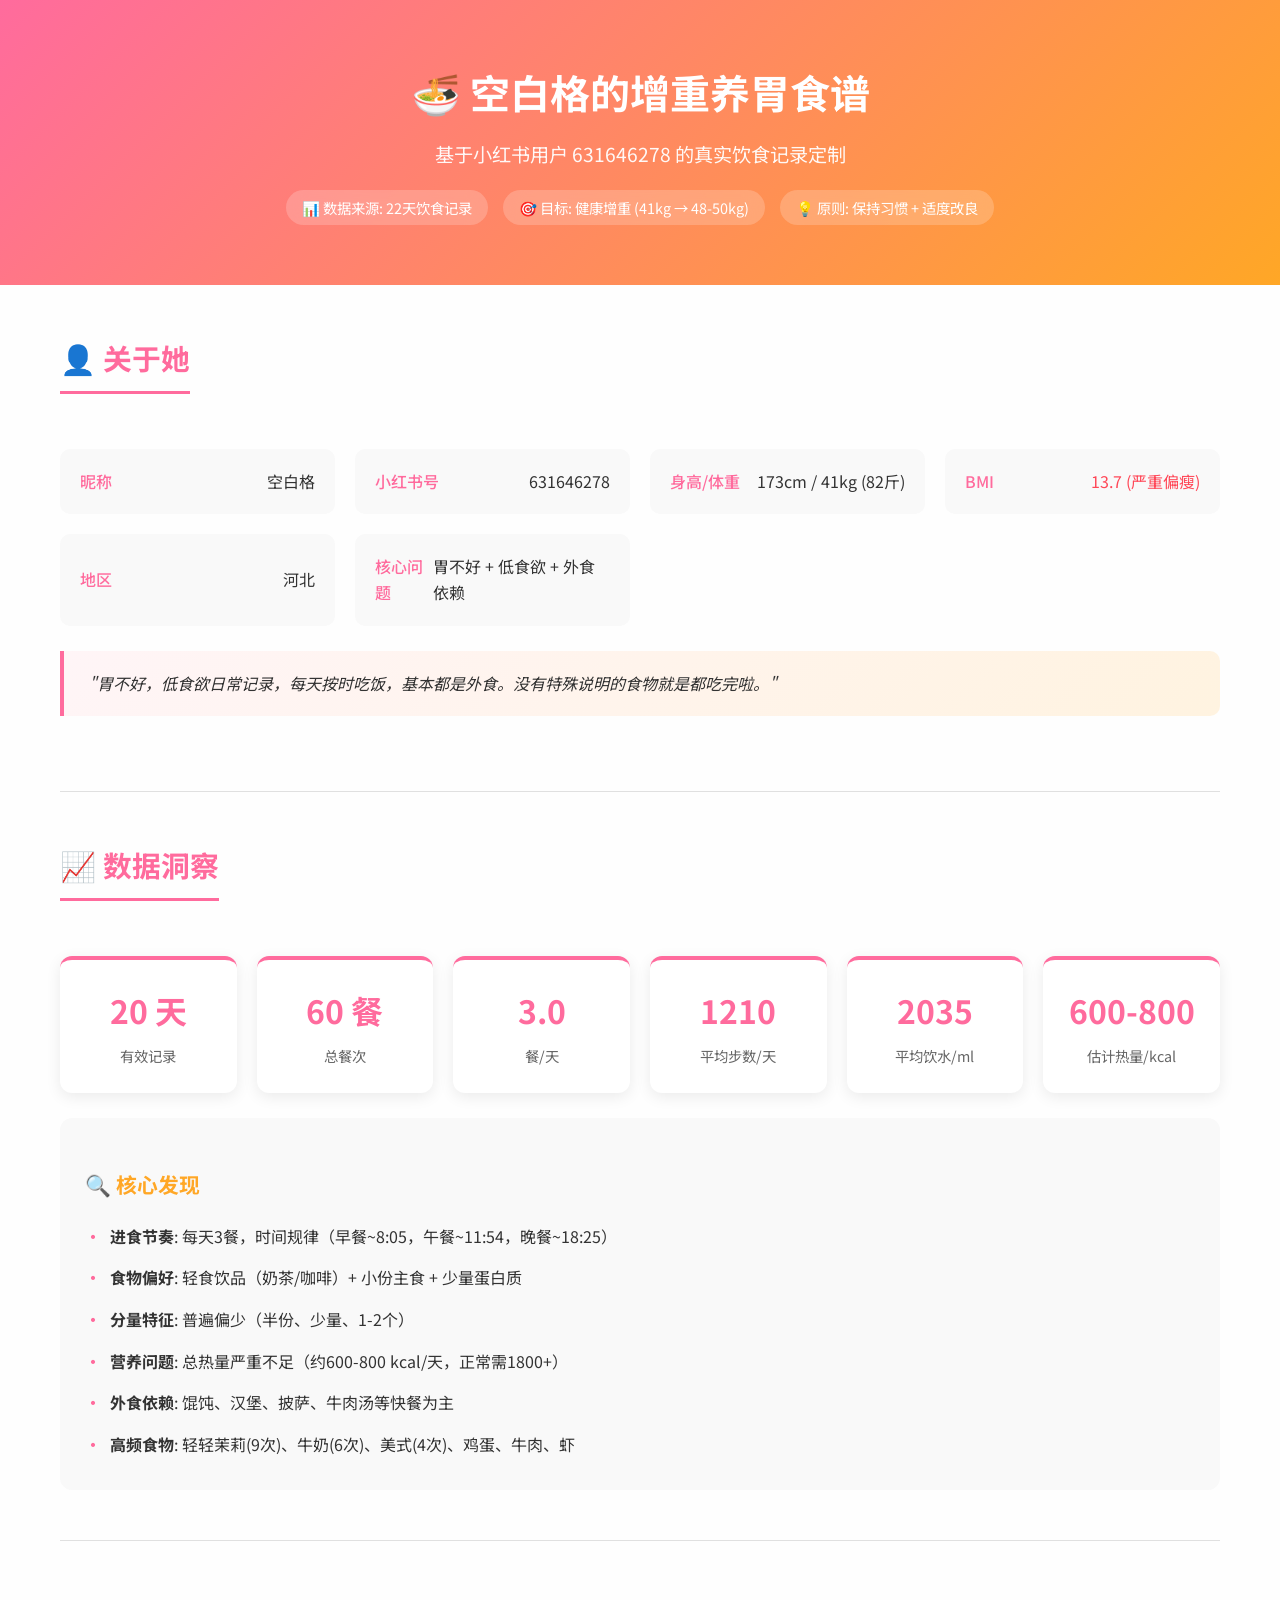
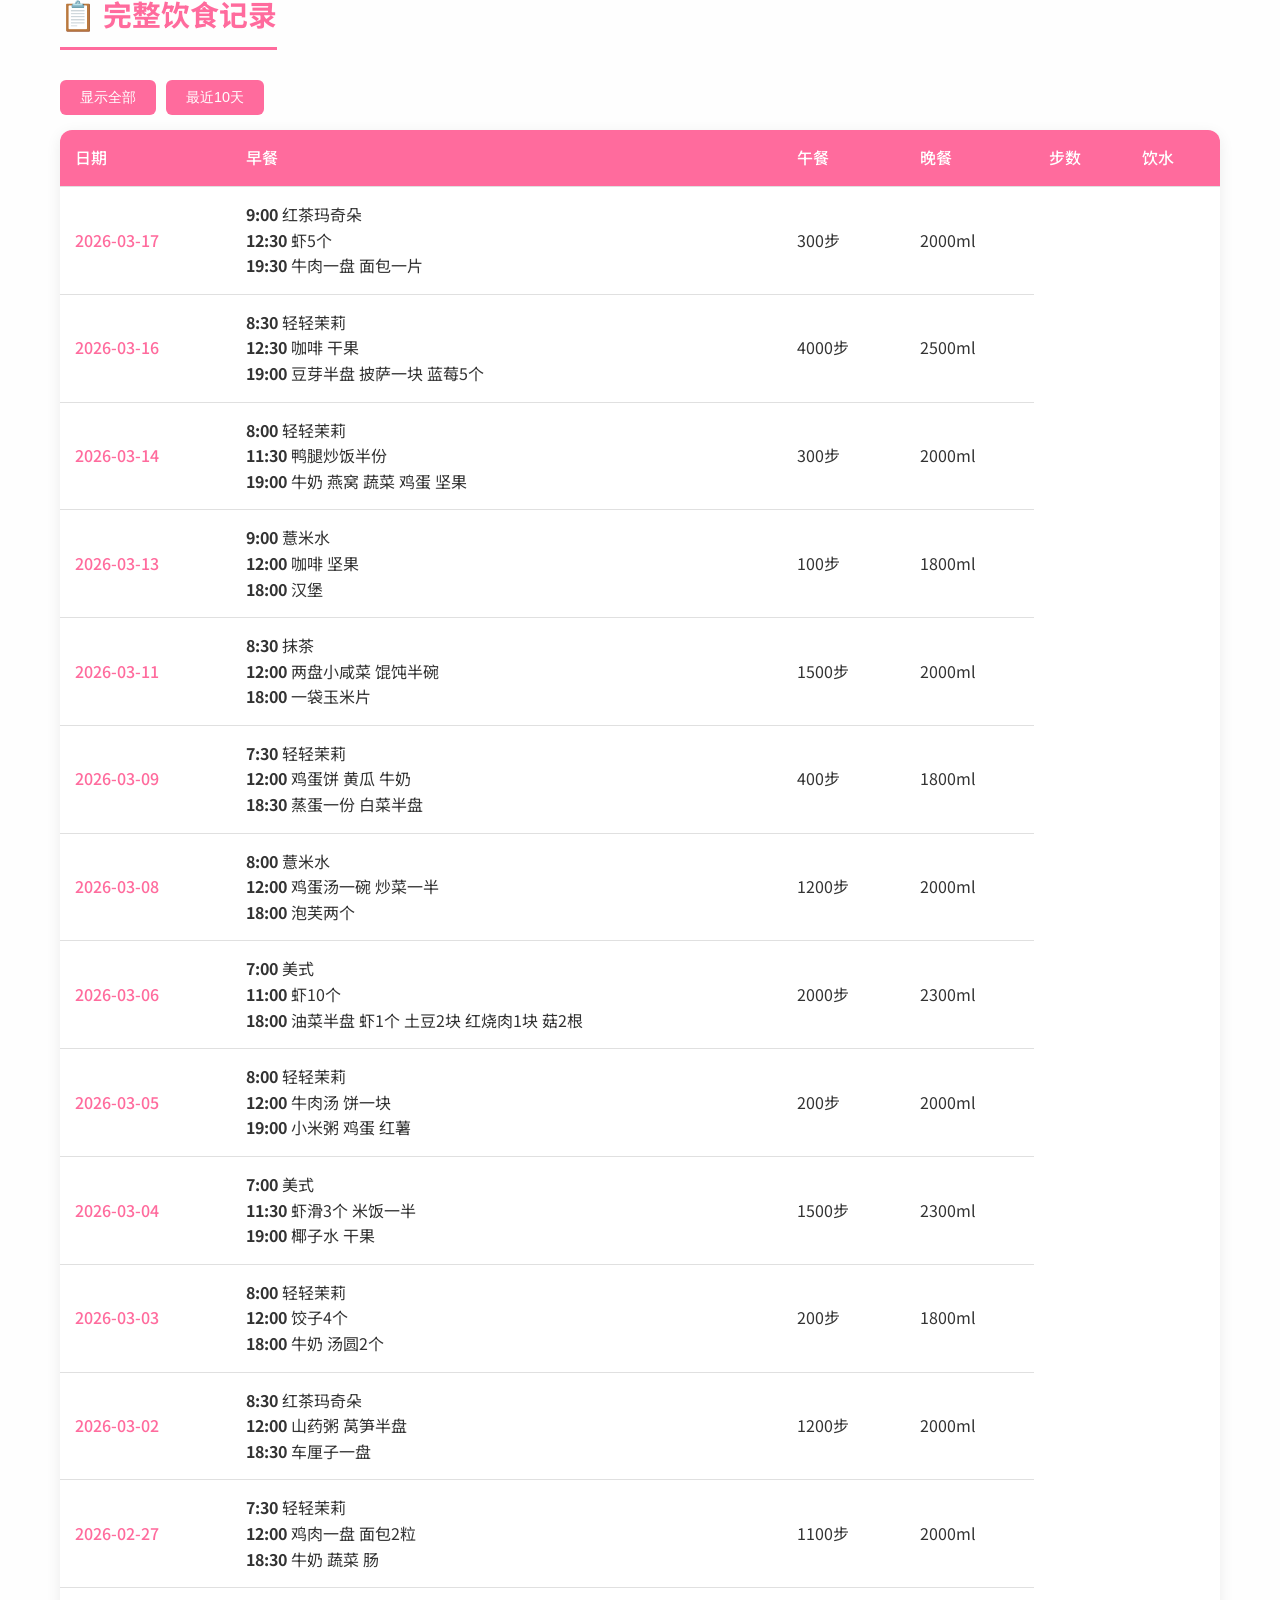
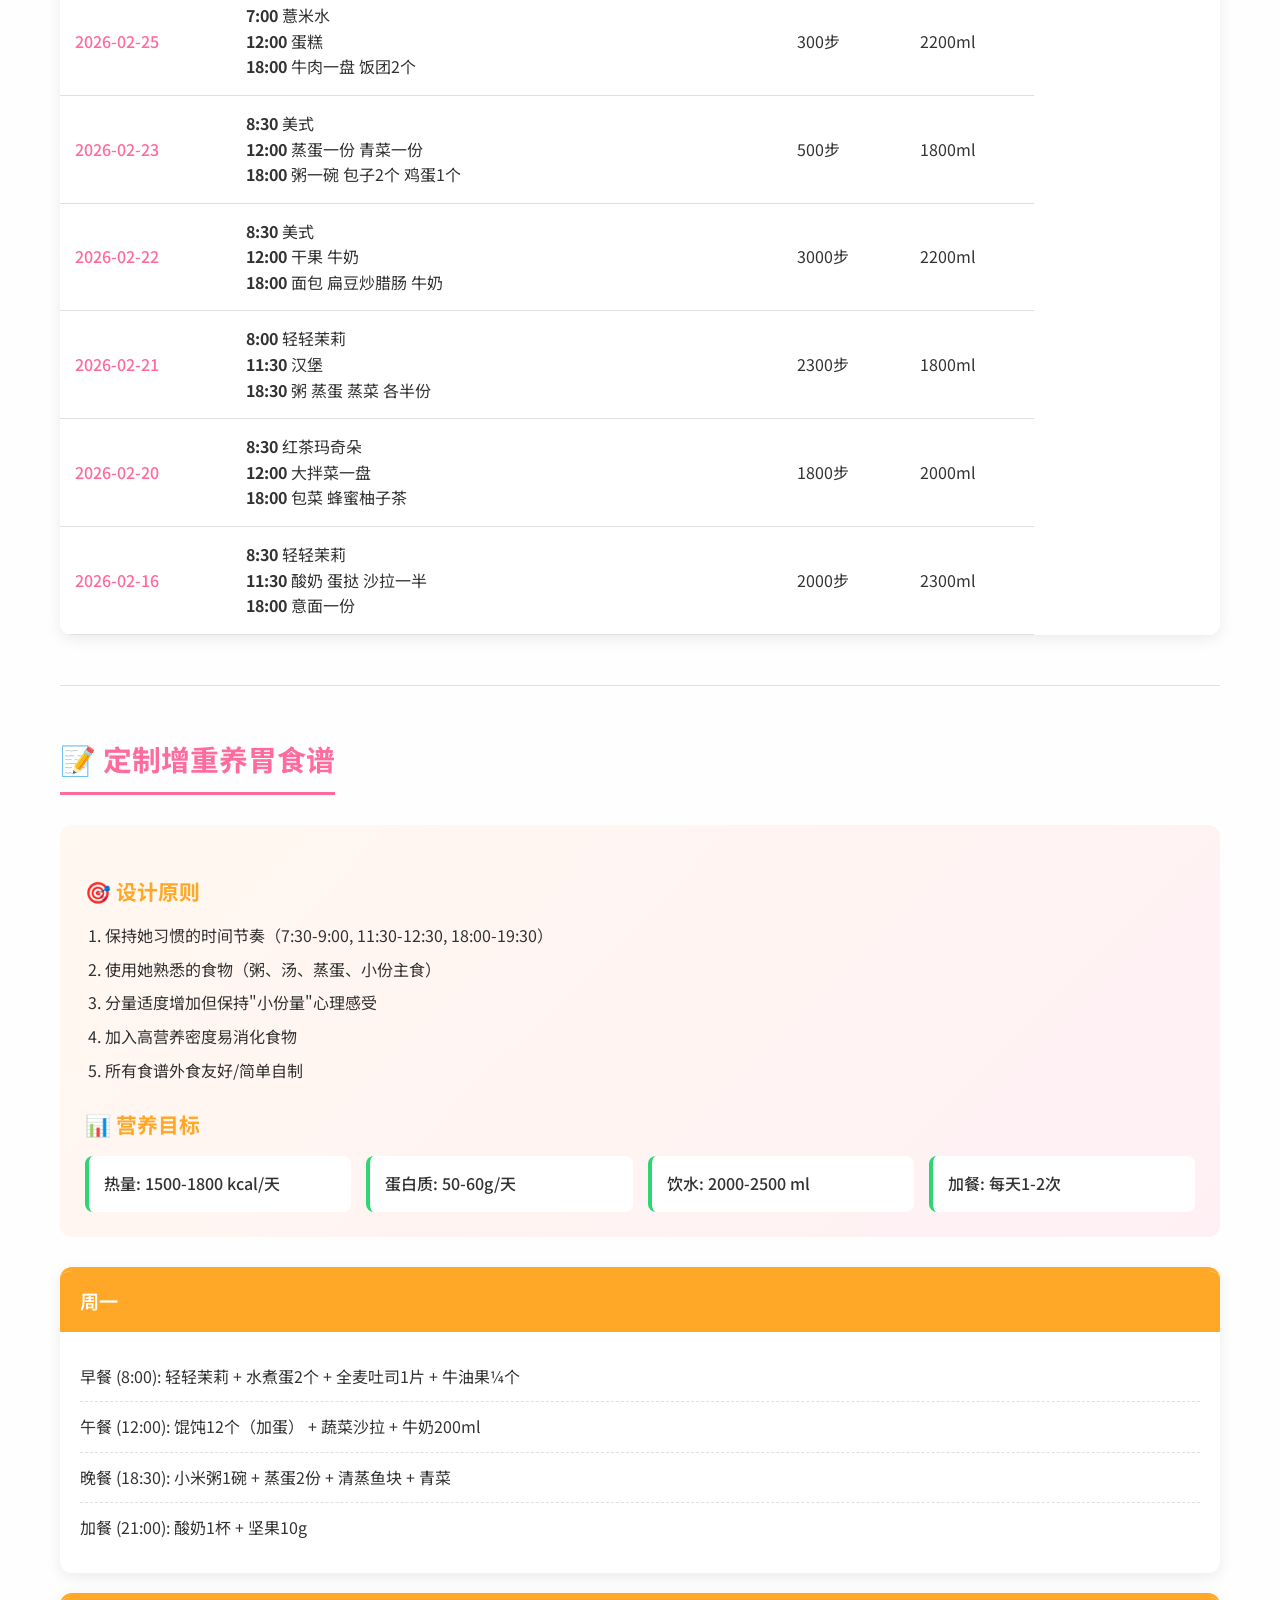
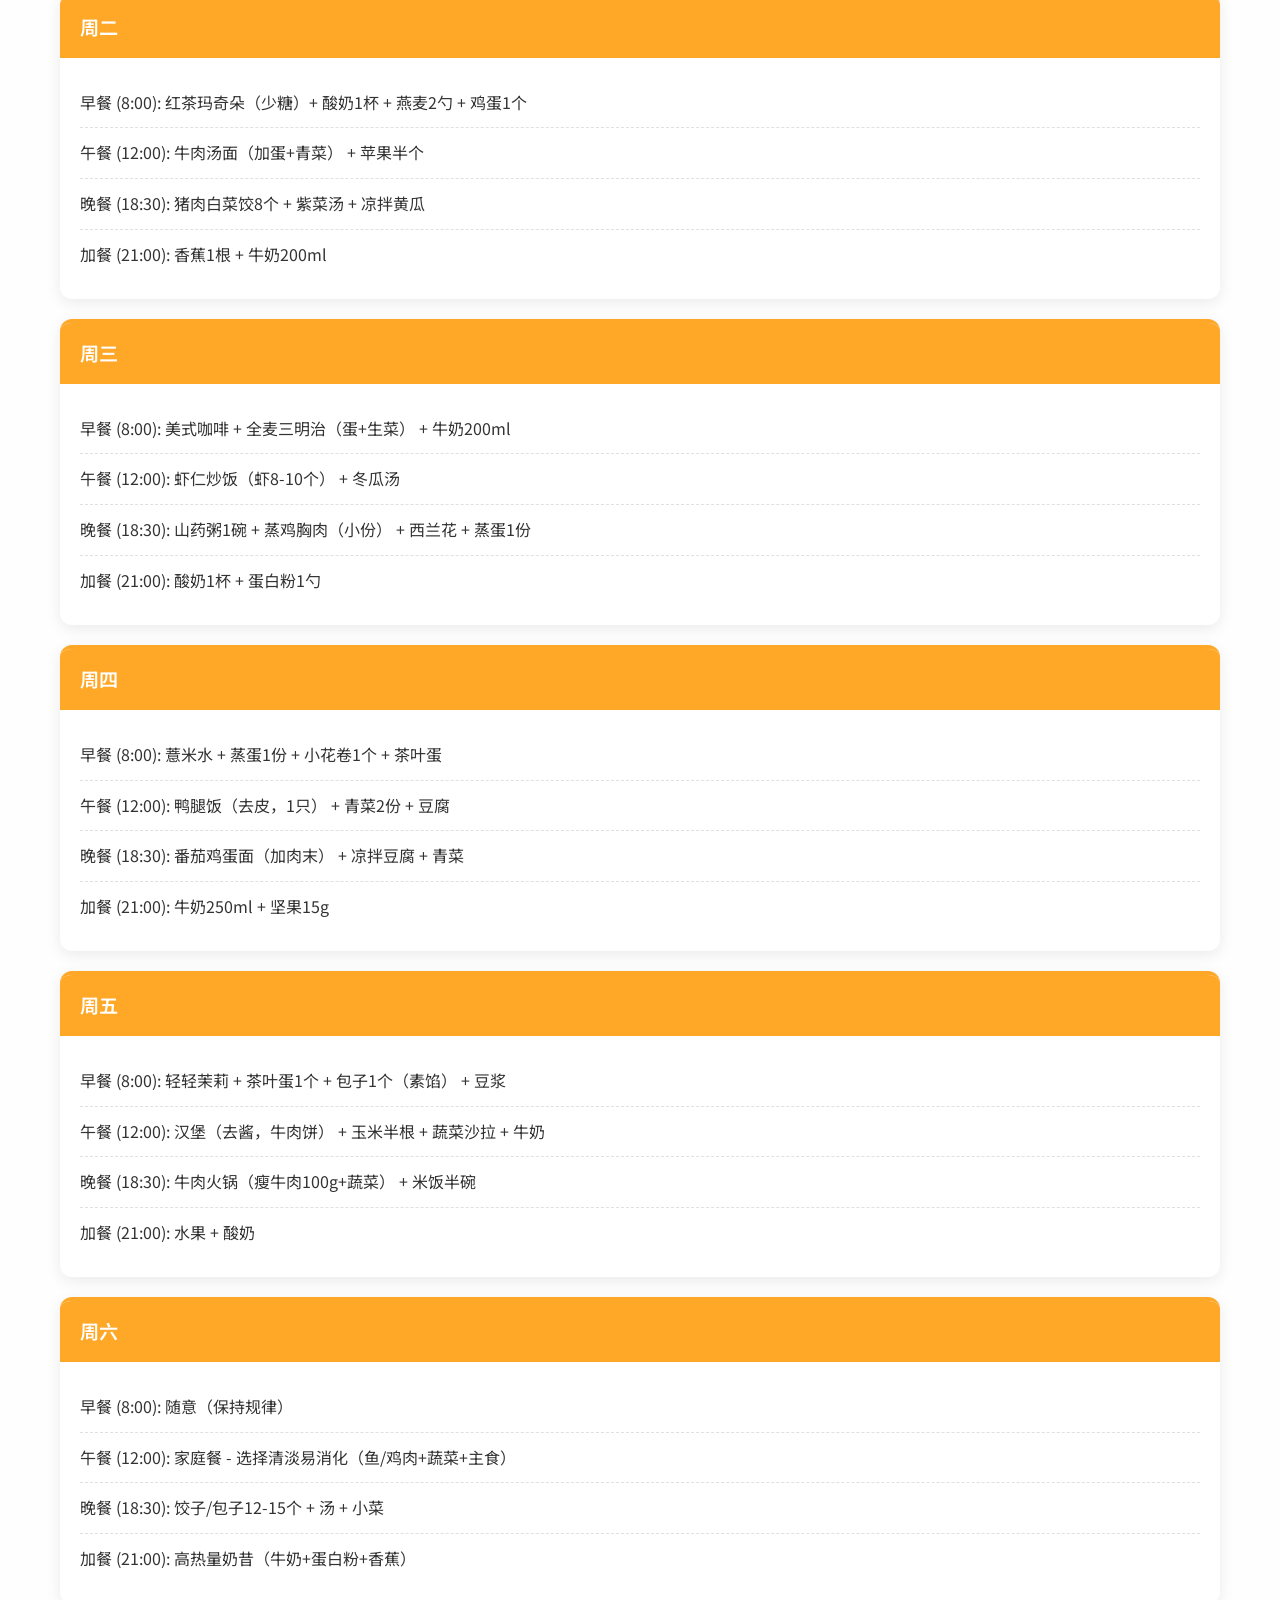
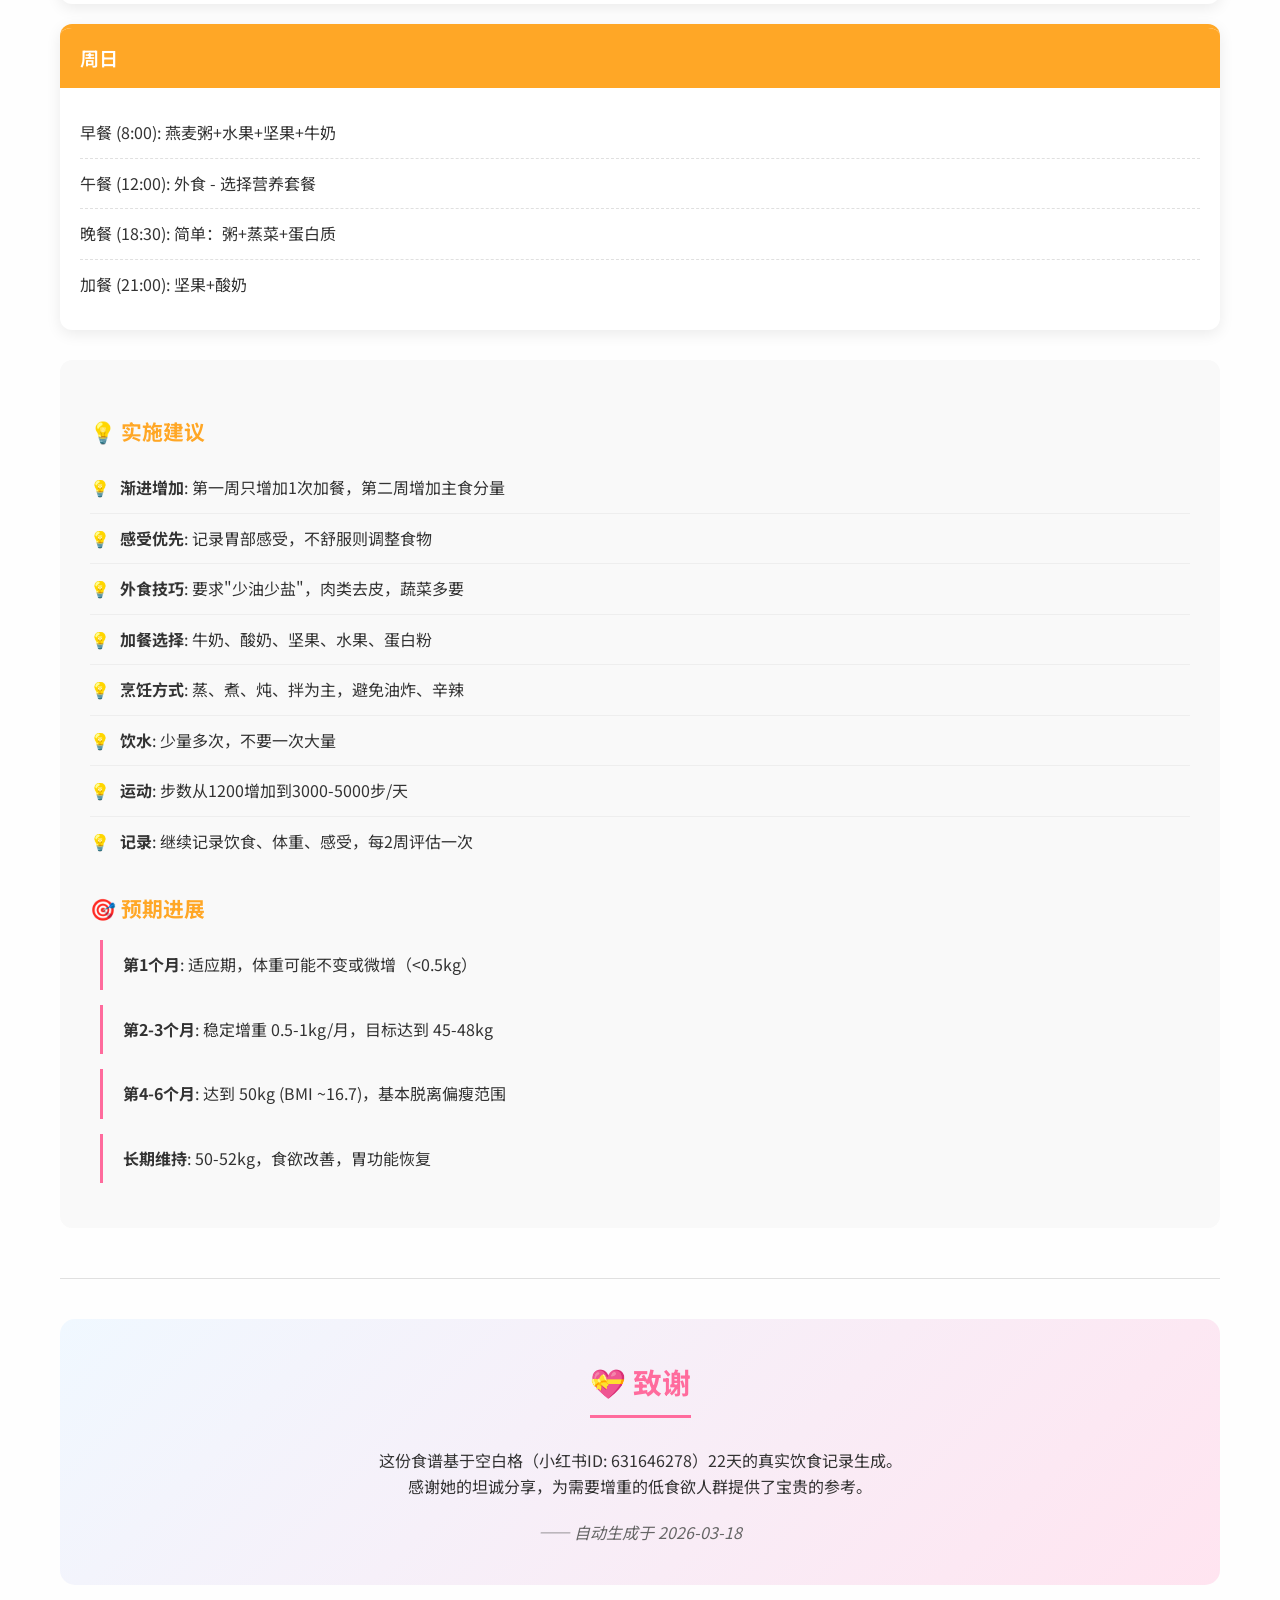
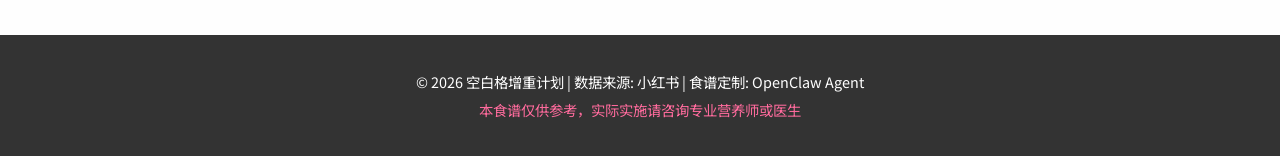
<file: blankge-recipe/index.html>
<!DOCTYPE html>
<html lang="zh-CN">
<head>
    <meta charset="UTF-8">
    <meta name="viewport" content="width=device-width, initial-scale=1.0">
    <title>空白格的增重养胃食谱 - Blankge's Healthy Weight Gain Plan</title>
    <link rel="stylesheet" href="styles.css">
    <link href="https://fonts.googleapis.com/css2?family=Noto+Sans+SC:wght@300;400;500;700&display=swap" rel="stylesheet">
</head>
<body>
    <header class="hero">
        <div class="container">
            <h1>🍜 空白格的增重养胃食谱</h1>
            <p class="subtitle">基于小红书用户 631646278 的真实饮食记录定制</p>
            <div class="meta">
                <span class="badge">📊 数据来源: 22天饮食记录</span>
                <span class="badge">🎯 目标: 健康增重 (41kg → 48-50kg)</span>
                <span class="badge">💡 原则: 保持习惯 + 适度改良</span>
            </div>
        </div>
    </header>

    <main class="container">
        <!-- 用户简介 -->
        <section class="profile-section">
            <h2>👤 关于她</h2>
            <div class="profile-grid">
                <div class="profile-item">
                    <strong>昵称</strong>
                    <span>空白格</span>
                </div>
                <div class="profile-item">
                    <strong>小红书号</strong>
                    <span>631646278</span>
                </div>
                <div class="profile-item">
                    <strong>身高/体重</strong>
                    <span>173cm / 41kg (82斤)</span>
                </div>
                <div class="profile-item">
                    <strong>BMI</strong>
                    <span class="warning">13.7 (严重偏瘦)</span>
                </div>
                <div class="profile-item">
                    <strong>地区</strong>
                    <span>河北</span>
                </div>
                <div class="profile-item">
                    <strong>核心问题</strong>
                    <span>胃不好 + 低食欲 + 外食依赖</span>
                </div>
            </div>
            <blockquote>
                "胃不好，低食欲日常记录，每天按时吃饭，基本都是外食。没有特殊说明的食物就是都吃完啦。"
            </blockquote>
        </section>

        <!-- 数据洞察 -->
        <section class="insights-section">
            <h2>📈 数据洞察</h2>
            <div class="stats-grid">
                <div class="stat-card">
                    <div class="stat-value">20 天</div>
                    <div class="stat-label">有效记录</div>
                </div>
                <div class="stat-card">
                    <div class="stat-value">60 餐</div>
                    <div class="stat-label">总餐次</div>
                </div>
                <div class="stat-card">
                    <div class="stat-value">3.0</div>
                    <div class="stat-label">餐/天</div>
                </div>
                <div class="stat-card">
                    <div class="stat-value">1210</div>
                    <div class="stat-label">平均步数/天</div>
                </div>
                <div class="stat-card">
                    <div class="stat-value">2035</div>
                    <div class="stat-label">平均饮水/ml</div>
                </div>
                <div class="stat-card">
                    <div class="stat-value">600-800</div>
                    <div class="stat-label">估计热量/kcal</div>
                </div>
            </div>

            <div class="insight-box">
                <h3>🔍 核心发现</h3>
                <ul>
                    <li><strong>进食节奏</strong>: 每天3餐，时间规律（早餐~8:05，午餐~11:54，晚餐~18:25）</li>
                    <li><strong>食物偏好</strong>: 轻食饮品（奶茶/咖啡）+ 小份主食 + 少量蛋白质</li>
                    <li><strong>分量特征</strong>: 普遍偏少（半份、少量、1-2个）</li>
                    <li><strong>营养问题</strong>: 总热量严重不足（约600-800 kcal/天，正常需1800+）</li>
                    <li><strong>外食依赖</strong>: 馄饨、汉堡、披萨、牛肉汤等快餐为主</li>
                    <li><strong>高频食物</strong>: 轻轻茉莉(9次)、牛奶(6次)、美式(4次)、鸡蛋、牛肉、虾</li>
                </ul>
            </div>
        </section>

        <!-- 完整记录表格 -->
        <section class="records-section">
            <h2>📋 完整饮食记录</h2>
            <div class="table-controls">
                <button onclick="showAll()">显示全部</button>
                <button onclick="showRecent()">最近10天</button>
            </div>
            <div class="table-wrapper">
                <table id="diet-table">
                    <thead>
                        <tr>
                            <th>日期</th>
                            <th>早餐</th>
                            <th>午餐</th>
                            <th>晚餐</th>
                            <th>步数</th>
                            <th>饮水</th>
                        </tr>
                    </thead>
                    <tbody id="table-body">
                        <!-- 数据将由 JS 填充 -->
                    </tbody>
                </table>
            </div>
        </section>

        <!-- 定制食谱 -->
        <section class="recipe-section">
            <h2>📝 定制增重养胃食谱</h2>
            <div class="recipe-intro">
                <h3>🎯 设计原则</h3>
                <ol>
                    <li>保持她习惯的时间节奏（7:30-9:00, 11:30-12:30, 18:00-19:30）</li>
                    <li>使用她熟悉的食物（粥、汤、蒸蛋、小份主食）</li>
                    <li>分量适度增加但保持"小份量"心理感受</li>
                    <li>加入高营养密度易消化食物</li>
                    <li>所有食谱外食友好/简单自制</li>
                </ol>

                <h3>📊 营养目标</h3>
                <div class="goals-grid">
                    <div class="goal-item">热量: 1500-1800 kcal/天</div>
                    <div class="goal-item">蛋白质: 50-60g/天</div>
                    <div class="goal-item">饮水: 2000-2500 ml</div>
                    <div class="goal-item">加餐: 每天1-2次</div>
                </div>
            </div>

            <div class="weekly-menu" id="weekly-menu">
                <!-- 食谱将由 JS 渲染 -->
            </div>

            <div class="tips-section">
                <h3>💡 实施建议</h3>
                <ul class="tips-list">
                    <li><strong>渐进增加</strong>: 第一周只增加1次加餐，第二周增加主食分量</li>
                    <li><strong>感受优先</strong>: 记录胃部感受，不舒服则调整食物</li>
                    <li><strong>外食技巧</strong>: 要求"少油少盐"，肉类去皮，蔬菜多要</li>
                    <li><strong>加餐选择</strong>: 牛奶、酸奶、坚果、水果、蛋白粉</li>
                    <li><strong>烹饪方式</strong>: 蒸、煮、炖、拌为主，避免油炸、辛辣</li>
                    <li><strong>饮水</strong>: 少量多次，不要一次大量</li>
                    <li><strong>运动</strong>: 步数从1200增加到3000-5000步/天</li>
                    <li><strong>记录</strong>: 继续记录饮食、体重、感受，每2周评估一次</li>
                </ul>

                <h3>🎯 预期进展</h3>
                <ul class="timeline">
                    <li><strong>第1个月</strong>: 适应期，体重可能不变或微增（<0.5kg）</li>
                    <li><strong>第2-3个月</strong>: 稳定增重 0.5-1kg/月，目标达到 45-48kg</li>
                    <li><strong>第4-6个月</strong>: 达到 50kg (BMI ~16.7)，基本脱离偏瘦范围</li>
                    <li><strong>长期维持</strong>: 50-52kg，食欲改善，胃功能恢复</li>
                </ul>
            </div>
        </section>

        <!-- 致谢 -->
        <section class="thanks-section">
            <h2>💝 致谢</h2>
            <p>这份食谱基于空白格（小红书ID: 631646278）22天的真实饮食记录生成。</p>
            <p>感谢她的坦诚分享，为需要增重的低食欲人群提供了宝贵的参考。</p>
            <p class="signature">—— 自动生成于 2026-03-18</p>
        </section>
    </main>

    <footer class="footer">
        <div class="container">
            <p>© 2026 空白格增重计划 | 数据来源: 小红书 | 食谱定制: OpenClaw Agent</p>
            <p class="disclaimer">本食谱仅供参考，实际实施请咨询专业营养师或医生</p>
        </div>
    </footer>

    <script src="script.js"></script>
</body>
</html>
</file>
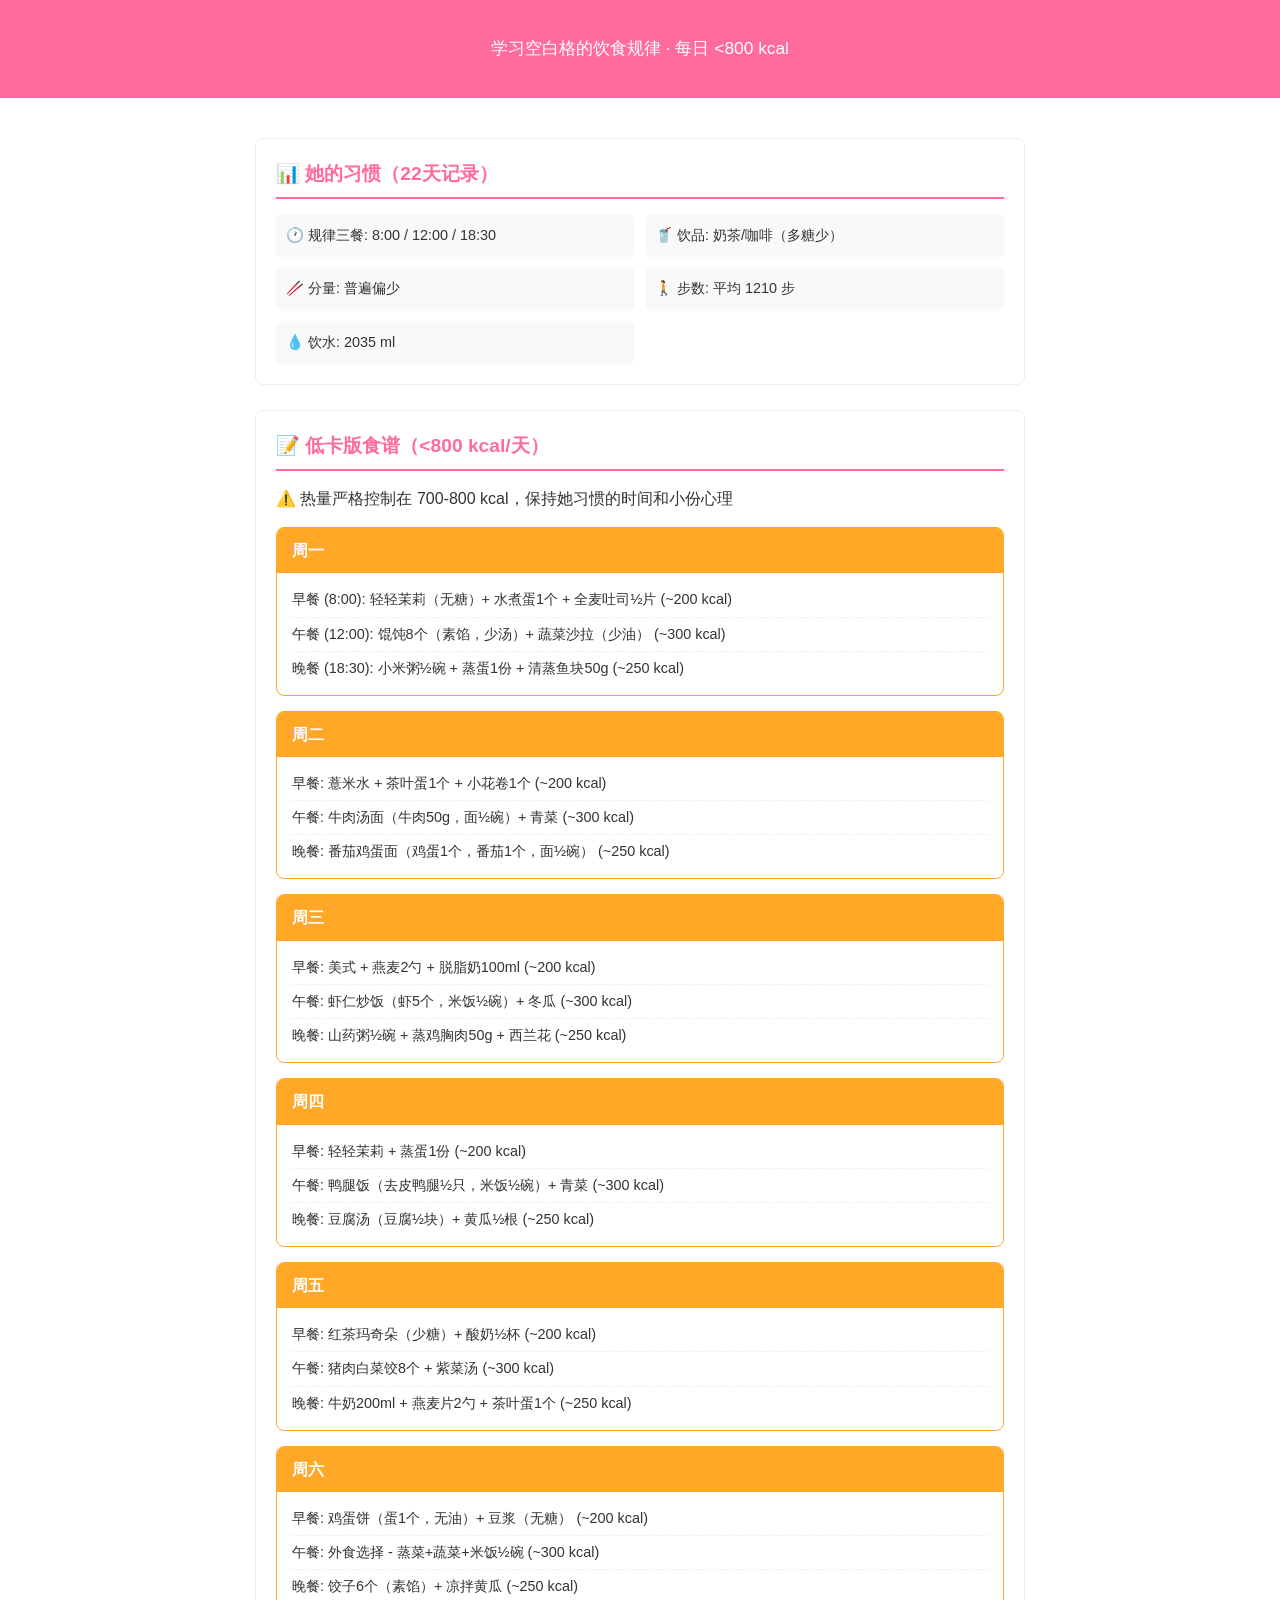
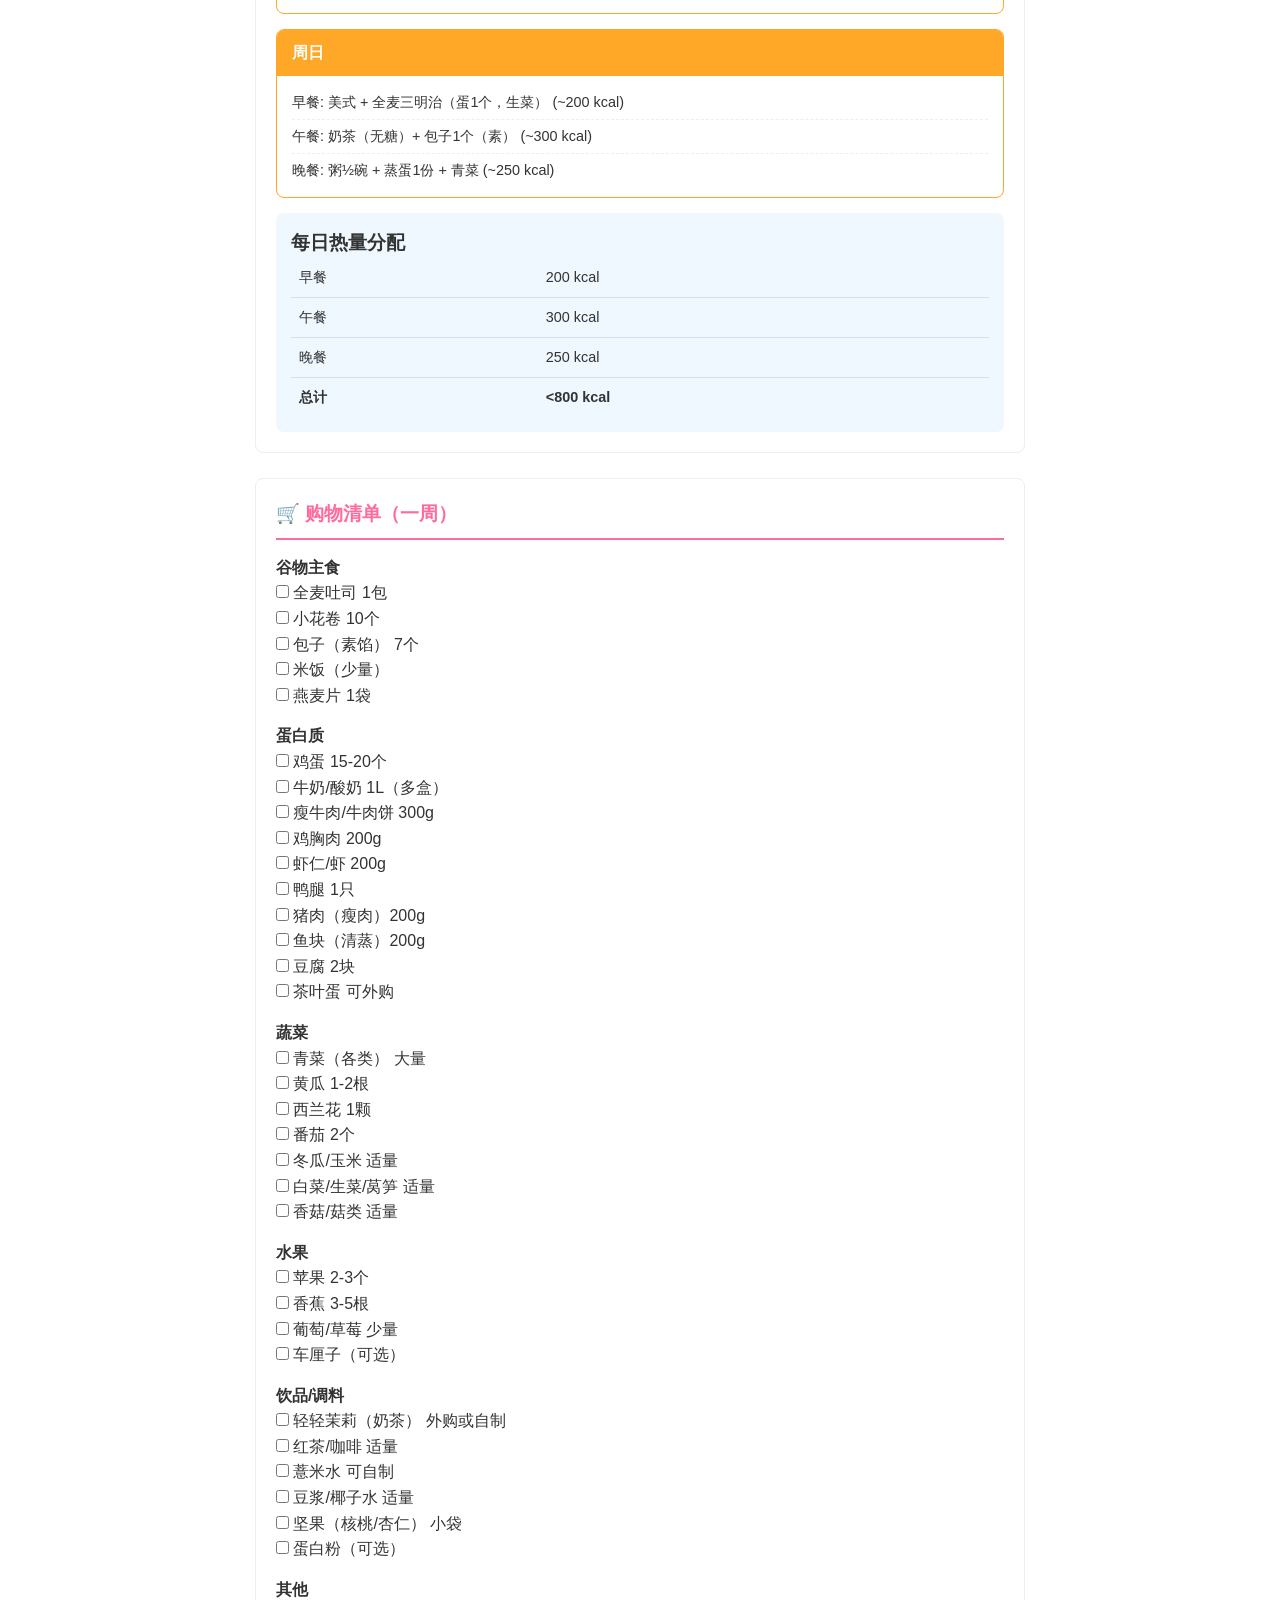
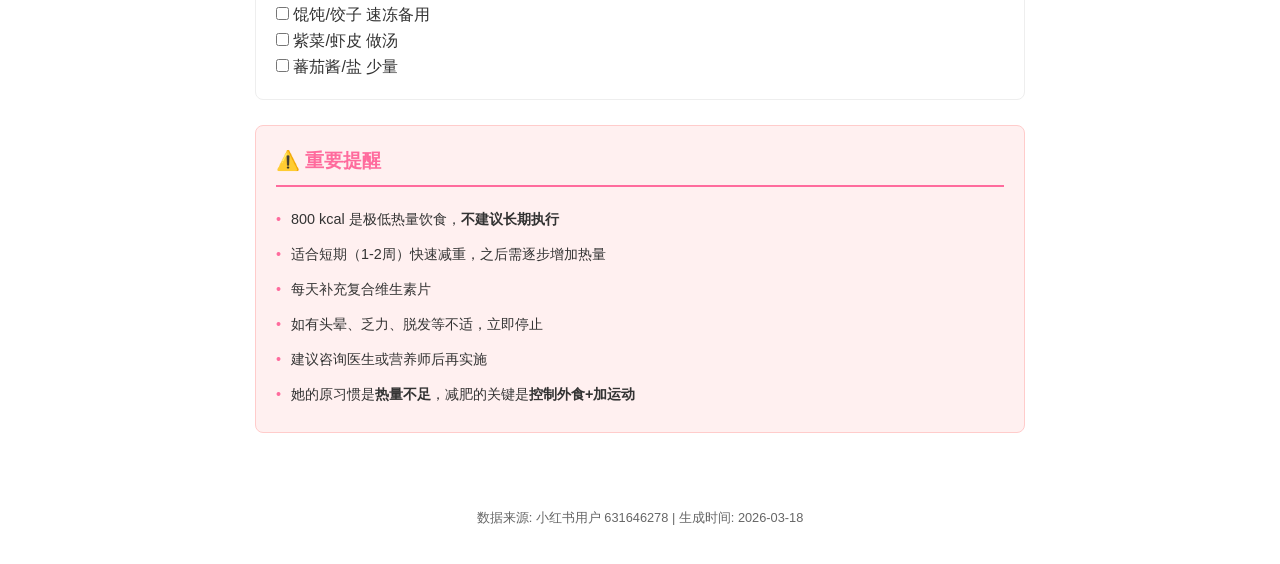
<file: docs/index.html>
<!DOCTYPE html>
<html lang="zh-CN">
<head>
    <meta charset="UTF-8">
    <meta name="viewport" content="width=device-width, initial-scale=1.0">
    <title>空白格的规律习惯 - 低卡学习版</title>
    <link rel="stylesheet" href="styles.css">
</head>
<body>
    <header class="simple-header">
        <div class="container">
            <h1>学习空白格的饮食规律 · 每日 &lt;800 kcal</h1>
        </div>
    </header>

    <main class="container">
        <!-- 数据洞察 -->
        <section class="insights">
            <h2>📊 她的习惯（22天记录）</h2>
            <div class="mini-stats">
                <div>🕐 规律三餐: 8:00 / 12:00 / 18:30</div>
                <div>🥤 饮品: 奶茶/咖啡（多糖少）</div>
                <div>🥢 分量: 普遍偏少</div>
                <div>🚶 步数: 平均 1210 步</div>
                <div>💧 饮水: 2035 ml</div>
            </div>
        </section>

        <!-- 低卡食谱 -->
        <section class="recipe">
            <h2>📝 低卡版食谱（&lt;800 kcal/天）</h2>
            <div class="cal-notice">
                ⚠️ 热量严格控制在 700-800 kcal，保持她习惯的时间和小份心理
            </div>

            <div class="menu-grid" id="menu-grid">
                <!-- JS 生成 -->
            </div>

            <div class="target-table">
                <h3>每日热量分配</h3>
                <table>
                    <tr><td>早餐</td><td>200 kcal</td></tr>
                    <tr><td>午餐</td><td>300 kcal</td></tr>
                    <tr><td>晚餐</td><td>250 kcal</td></tr>
                    <tr><td><strong>总计</strong></td><td><strong>&lt;800 kcal</strong></td></tr>
                </table>
            </div>
        </section>

        <!-- 购物清单 -->
        <section class="shopping">
            <h2>🛒 购物清单（一周）</h2>
            <div id="shopping-list"></div>
        </section>

        <!-- 注意事项 -->
        <section class="notes">
            <h2>⚠️ 重要提醒</h2>
            <ul>
                <li>800 kcal 是极低热量饮食，<strong>不建议长期执行</strong></li>
                <li>适合短期（1-2周）快速减重，之后需逐步增加热量</li>
                <li>每天补充复合维生素片</li>
                <li>如有头晕、乏力、脱发等不适，立即停止</li>
                <li>建议咨询医生或营养师后再实施</li>
                <li>她的原习惯是<strong>热量不足</strong>，减肥的关键是<strong>控制外食+加运动</strong></li>
            </ul>
        </section>
    </main>

    <footer>
        <div class="container">
            <p>数据来源: 小红书用户 631646278 | 生成时间: 2026-03-18</p>
        </div>
    </footer>

    <script src="script.js"></script>
    <script src="shopping-list.js"></script>
</body>
</html>
</file>
<file: blankge-recipe/styles.css>
/* 基础样式 */
:root {
    --primary-color: #ff6b9d;
    --secondary-color: #ffa726;
    --bg-color: #fefefe;
    --text-color: #333;
    --light-bg: #f9f9f9;
    --border-color: #e0e0e0;
    --warning-color: #ff4757;
    --success-color: #2ed573;
}

* {
    margin: 0;
    padding: 0;
    box-sizing: border-box;
}

body {
    font-family: 'Noto Sans SC', -apple-system, BlinkMacSystemFont, sans-serif;
    line-height: 1.6;
    color: var(--text-color);
    background-color: var(--bg-color);
}

.container {
    max-width: 1200px;
    margin: 0 auto;
    padding: 0 20px;
}

/* 头部 */
.hero {
    background: linear-gradient(135deg, var(--primary-color), var(--secondary-color));
    color: white;
    padding: 60px 0;
    text-align: center;
}

.hero h1 {
    font-size: 2.5rem;
    margin-bottom: 15px;
    font-weight: 700;
}

.subtitle {
    font-size: 1.2rem;
    opacity: 0.95;
    margin-bottom: 20px;
}

.meta {
    display: flex;
    justify-content: center;
    gap: 15px;
    flex-wrap: wrap;
    margin-top: 20px;
}

.badge {
    background: rgba(255,255,255,0.2);
    padding: 6px 16px;
    border-radius: 20px;
    font-size: 0.9rem;
    backdrop-filter: blur(10px);
}

/* 通用章节 */
section {
    padding: 50px 0;
    border-bottom: 1px solid var(--border-color);
}

section:last-of-type {
    border-bottom: none;
}

h2 {
    font-size: 1.8rem;
    color: var(--primary-color);
    margin-bottom: 30px;
    padding-bottom: 10px;
    border-bottom: 3px solid var(--primary-color);
    display: inline-block;
}

h3 {
    font-size: 1.3rem;
    color: var(--secondary-color);
    margin: 25px 0 15px;
}

/* 用户简介 */
.profile-grid {
    display: grid;
    grid-template-columns: repeat(auto-fit, minmax(250px, 1fr));
    gap: 20px;
    margin: 25px 0;
}

.profile-item {
    background: var(--light-bg);
    padding: 20px;
    border-radius: 10px;
    display: flex;
    justify-content: space-between;
    align-items: center;
}

.profile-item strong {
    color: var(--primary-color);
    font-weight: 500;
}

blockquote {
    background: linear-gradient(135deg, #fff5f7, #fff3e0);
    border-left: 4px solid var(--primary-color);
    padding: 20px 25px;
    margin: 25px 0;
    font-style: italic;
    border-radius: 0 10px 10px 0;
}

/* 统计卡片 */
.stats-grid {
    display: grid;
    grid-template-columns: repeat(auto-fit, minmax(150px, 1fr));
    gap: 20px;
    margin: 25px 0;
}

.stat-card {
    background: white;
    padding: 25px 20px;
    border-radius: 12px;
    text-align: center;
    box-shadow: 0 4px 15px rgba(0,0,0,0.08);
    border-top: 4px solid var(--primary-color);
    transition: transform 0.3s ease;
}

.stat-card:hover {
    transform: translateY(-5px);
}

.stat-value {
    font-size: 2rem;
    font-weight: 700;
    color: var(--primary-color);
    margin-bottom: 8px;
}

.stat-label {
    font-size: 0.9rem;
    color: #666;
}

.warning {
    color: var(--warning-color);
}

/* 洞察盒子 */
.insight-box {
    background: var(--light-bg);
    padding: 25px;
    border-radius: 12px;
    margin-top: 25px;
}

.insight-box ul {
    list-style: none;
    padding-left: 0;
}

.insight-box li {
    padding: 8px 0;
    padding-left: 25px;
    position: relative;
}

.insight-box li::before {
    content: "•";
    color: var(--primary-color);
    font-weight: bold;
    position: absolute;
    left: 0;
}

/* 表格 */
.table-controls {
    margin-bottom: 15px;
    display: flex;
    gap: 10px;
}

.table-controls button {
    background: var(--primary-color);
    color: white;
    border: none;
    padding: 8px 20px;
    border-radius: 6px;
    cursor: pointer;
    font-size: 0.9rem;
    transition: background 0.3s;
}

.table-controls button:hover {
    background: #ff5289;
}

.table-wrapper {
    overflow-x: auto;
    border-radius: 12px;
    box-shadow: 0 4px 15px rgba(0,0,0,0.08);
}

table {
    width: 100%;
    border-collapse: collapse;
    background: white;
}

th, td {
    padding: 15px;
    text-align: left;
    border-bottom: 1px solid var(--border-color);
}

th {
    background: var(--primary-color);
    color: white;
    font-weight: 500;
    position: sticky;
    top: 0;
}

tr:hover {
    background: #fff8fa;
}

td:nth-child(1) { font-weight: 500; color: var(--primary-color); }

/* 食谱部分 */
.recipe-intro {
    background: linear-gradient(135deg, #fff8f0, #fff0f5);
    padding: 25px;
    border-radius: 12px;
    margin-bottom: 30px;
}

.recipe-intro ol {
    padding-left: 20px;
    margin: 15px 0 20px;
}

.recipe-intro li {
    margin-bottom: 8px;
}

.goals-grid {
    display: grid;
    grid-template-columns: repeat(auto-fit, minmax(200px, 1fr));
    gap: 15px;
    margin-top: 15px;
}

.goal-item {
    background: white;
    padding: 15px;
    border-radius: 8px;
    border-left: 4px solid var(--success-color);
    font-weight: 500;
}

/* 周菜单 */
.weekly-menu {
    display: grid;
    gap: 20px;
    margin-top: 30px;
}

.day-card {
    background: white;
    border-radius: 12px;
    overflow: hidden;
    box-shadow: 0 4px 15px rgba(0,0,0,0.08);
    border-top: 4px solid var(--secondary-color);
}

.day-header {
    background: var(--secondary-color);
    color: white;
    padding: 15px 20px;
    font-size: 1.2rem;
    font-weight: 600;
}

.day-meals {
    padding: 20px;
}

.meal-item {
    padding: 12px 0;
    border-bottom: 1px dashed var(--border-color);
    display: flex;
    align-items: baseline;
    gap: 10px;
}

.meal-item:last-child {
    border-bottom: none;
}

.meal-time {
    font-weight: 600;
    color: var(--primary-color);
    min-width: 100px;
}

/* 建议部分 */
.tips-section {
    background: var(--light-bg);
    padding: 30px;
    border-radius: 12px;
    margin-top: 30px;
}

.tips-list {
    list-style: none;
    padding: 0;
}

.tips-list li {
    padding: 12px 0;
    padding-left: 30px;
    position: relative;
    border-bottom: 1px solid #eee;
}

.tips-list li:last-child {
    border-bottom: none;
}

.tips-list li::before {
    content: "💡";
    position: absolute;
    left: 0;
}

.timeline {
    list-style: none;
    padding: 0;
}

.timeline li {
    padding: 12px 0;
    padding-left: 20px;
    border-left: 3px solid var(--primary-color);
    margin-bottom: 15px;
    margin-left: 10px;
}

/* 致谢 */
.thanks-section {
    text-align: center;
    background: linear-gradient(135deg, #f0f8ff, #ffe4f0);
    padding: 40px;
    border-radius: 15px;
    margin-top: 40px;
}

.thanks-section .signature {
    margin-top: 20px;
    font-style: italic;
    color: #666;
}

/* 页脚 */
.footer {
    background: #333;
    color: white;
    padding: 30px 0;
    text-align: center;
    margin-top: 50px;
}

.footer p {
    margin: 5px 0;
    font-size: 0.9rem;
}

.disclaimer {
    color: #ff6b9d;
    font-size: 0.85rem;
    margin-top: 10px;
}

/* 响应式 */
@media (max-width: 768px) {
    .hero h1 {
        font-size: 1.8rem;
    }

    .meta {
        flex-direction: column;
        align-items: center;
    }

    table {
        font-size: 0.9rem;
    }

    th, td {
        padding: 10px 8px;
    }

    .stat-value {
        font-size: 1.5rem;
    }
}

/* 打印样式 */
@media print {
    .table-controls {
        display: none;
    }

    .hero {
        background: var(--primary-color);
        -webkit-print-color-adjust: exact;
        print-color-adjust: exact;
    }
}
</file>
<file: docs/styles.css>
* { margin:0; padding:0; box-sizing:border-box; }
body { font-family:-apple-system,sans-serif; line-height:1.6; color:#333; background:#fff; }
.container { max-width: 800px; margin: 0 auto; padding: 15px; }
header { background:#ff6b9d; color:#fff; padding:20px 0; text-align:center; }
header h1 { font-size:13pt; margin:0; font-weight:500; }

section { margin:25px 0; padding:20px; border:1px solid #eee; border-radius:8px; }
section h2 { font-size:1.2rem; color:#ff6b9d; margin-bottom:15px; border-bottom:2px solid #ff6b9d; padding-bottom:8px; }
.mini-stats { display:grid; grid-template-columns:repeat(2,1fr); gap:10px; font-size:0.9rem; }
.mini-stats div { background:#f9f9f9; padding:10px; border-radius:6px; }

.menu-grid { display:grid; gap:15px; margin-top:15px; }
.day-card { border:1px solid #ffa726; border-radius:8px; overflow:hidden; }
.day-header { background:#ffa726; color:#fff; padding:10px 15px; font-weight:bold; }
.day-meals { padding:10px 15px; font-size:0.9rem; }
.meal-item { padding:5px 0; border-bottom:1px dashed #eee; }
.meal-item:last-child { border:none; }

.target-table { margin-top:15px; background:#f0f8ff; padding:15px; border-radius:8px; }
.target-table table { width:100%; border-collapse:collapse; font-size:0.9rem; }
.target-table td, .target-table th { padding:8px; border-bottom:1px solid #ddd; }
.target-table tr:last-child td { border:none; }

#shopping-list { display:grid; gap:15px; }
.list-cat { background:#f9f9f9; padding:12px; border-radius:8px; }
.list-cat h4 { color:#ff6b9d; margin-bottom:8px; font-size:0.95rem; }
.list-cat ul { list-style:none; }
.list-cat li { padding:5px 0; display:flex; align-items:center; gap:8px; }
.list-cat input[type=checkbox] { width:16px; height:16px; accent-color:#ff6b9d; }

.notes { background:#fff0f0; border-color:#ffcccb; }
.notes ul { list-style:none; }
.notes li { padding:6px 0 6px 15px; position:relative; font-size:0.9rem; }
.notes li::before { content:"•"; color:#ff6b9d; position:absolute; left:0; }

footer { text-align:center; padding:20px; font-size:0.8rem; color:#666; }
</file>
